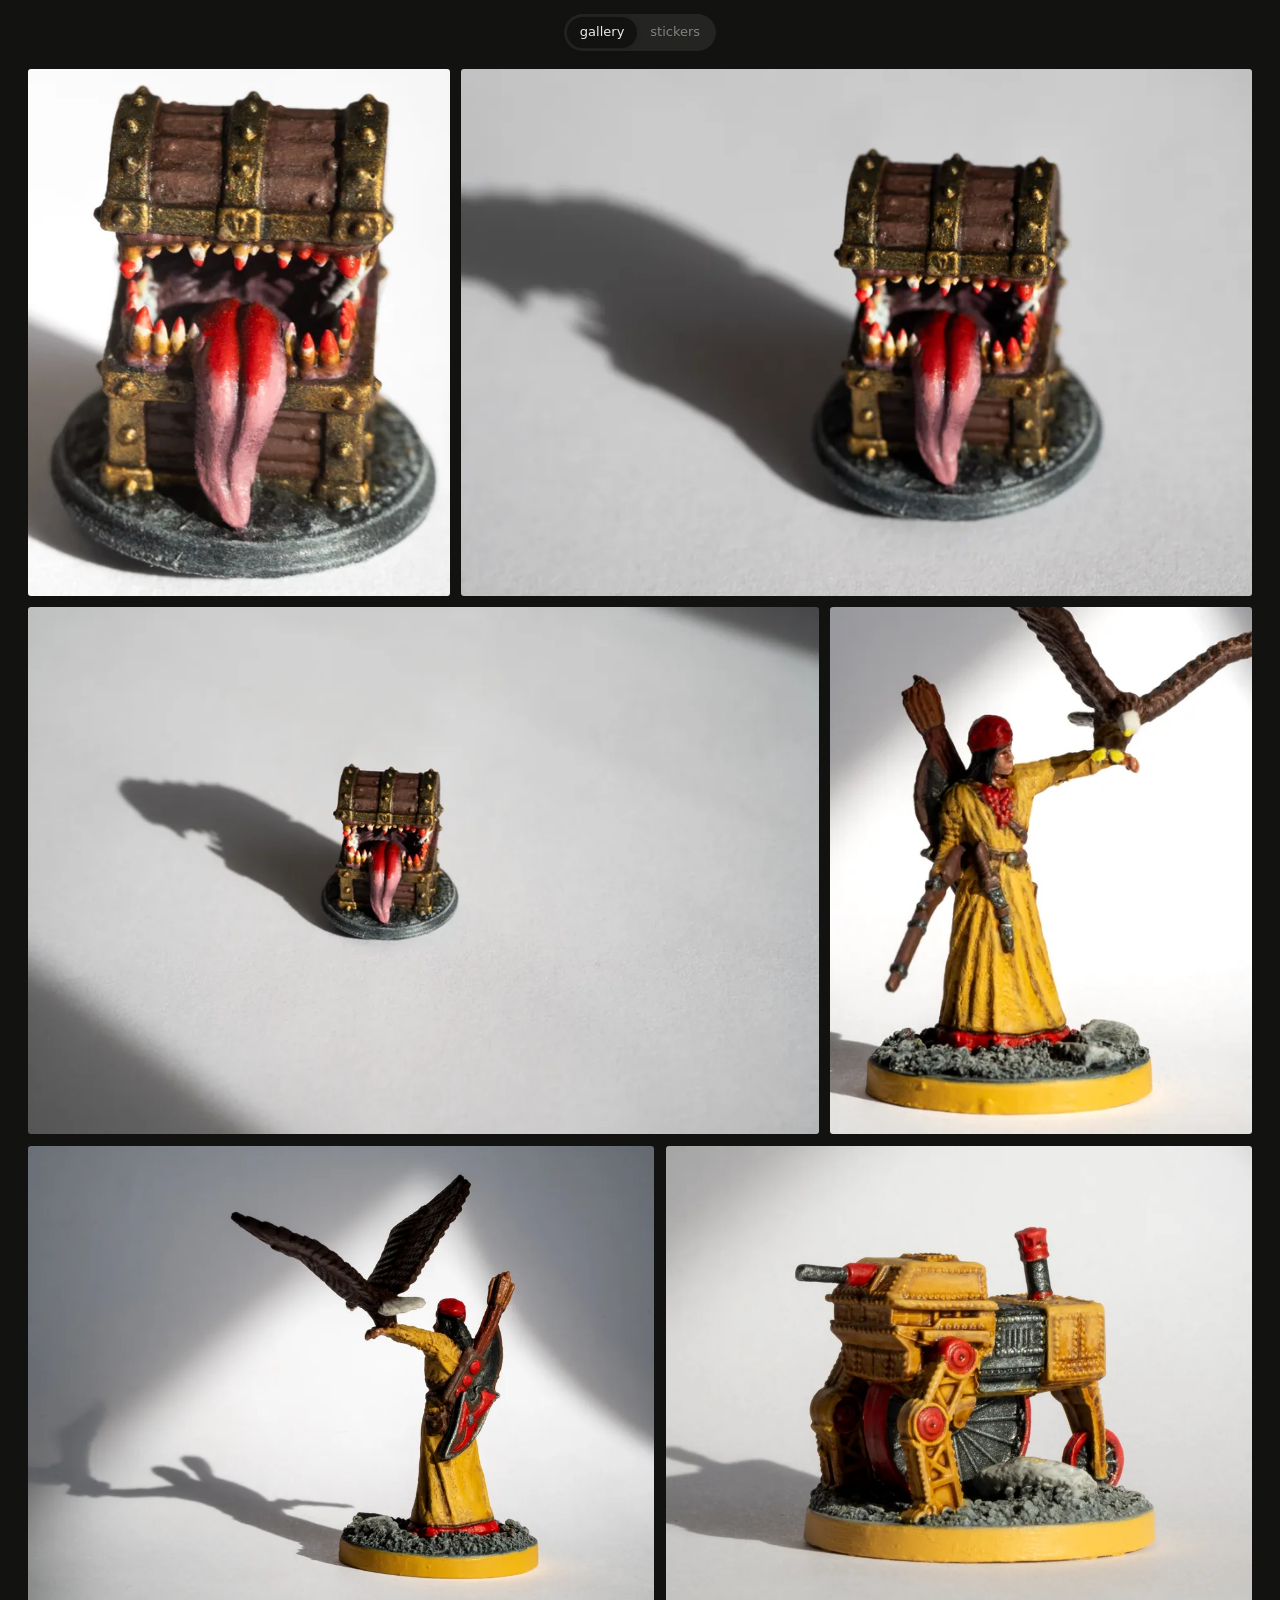
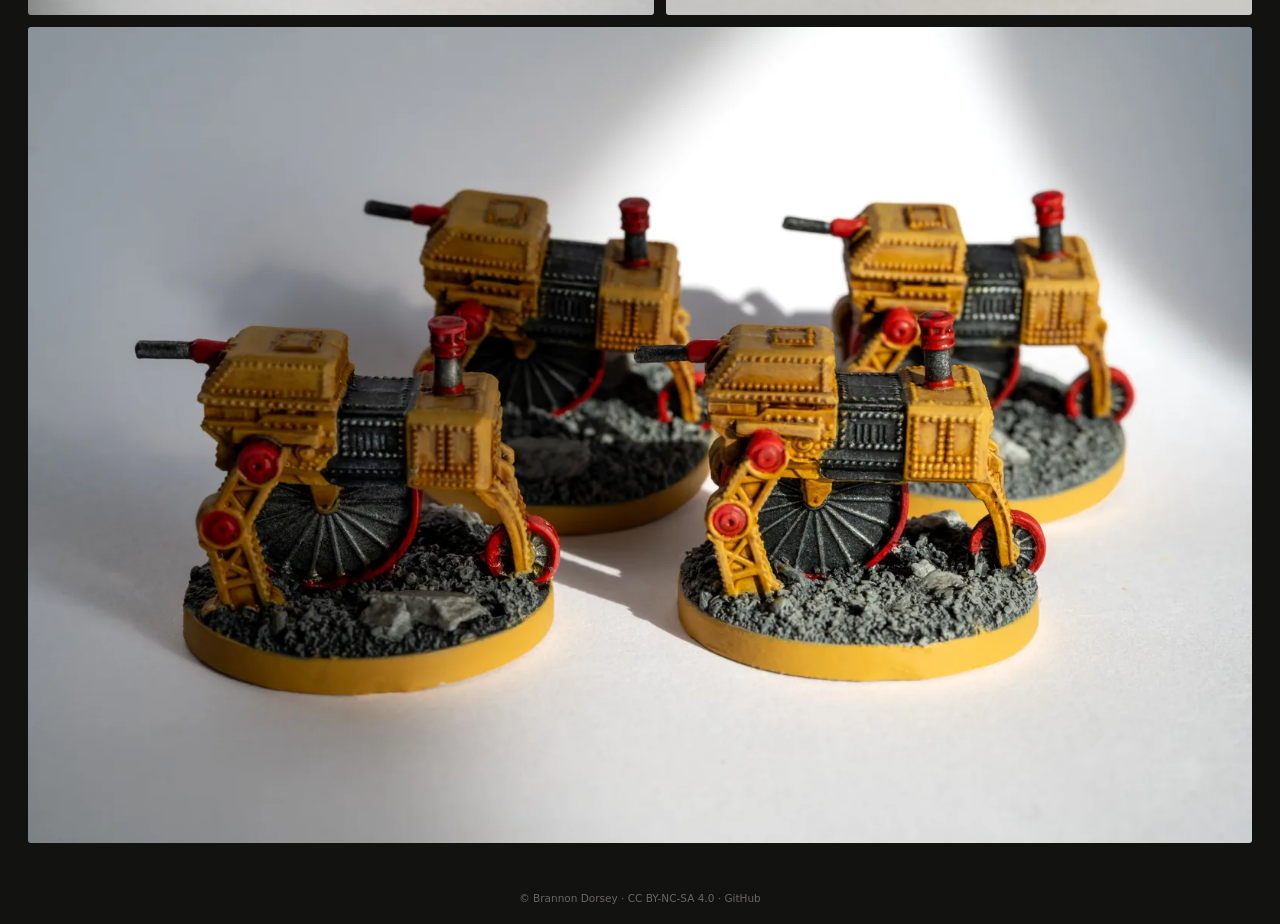
<file: site/index.html>
<!doctype html>
<html lang="en">
<head>
  <meta charset="utf-8">
  <meta name="viewport" content="width=device-width, initial-scale=1, viewport-fit=cover">
  <title>minis · hand-painted miniatures by Brannon Dorsey</title>
  <meta name="description" content="Hand-painted tabletop miniatures by Brannon Dorsey.">
  <link rel="canonical" href="https://minis.brannon.online/">
  <meta property="og:type" content="website">
  <meta property="og:url" content="https://minis.brannon.online/">
  <meta property="og:title" content="minis">
  <meta property="og:description" content="Hand-painted tabletop miniatures by Brannon Dorsey.">
  <meta property="og:image" content="https://minis.brannon.online/social-dark.jpg">
  <meta property="og:image:width" content="1200">
  <meta property="og:image:height" content="630">
  <meta property="og:image:alt" content="A hand-painted yellow and red steampunk mech miniature beside the word minis.">
  <meta name="twitter:card" content="summary_large_image">
  <meta name="color-scheme" content="dark">
  <meta name="theme-color" content="#121211">
  <link rel="icon" href="data:image/svg+xml,%3Csvg xmlns='http://www.w3.org/2000/svg' viewBox='0 0 32 32'%3E%3Ccircle cx='16' cy='16' r='13' fill='%23fff' stroke='%23d9d6cf'/%3E%3Ccircle cx='16' cy='16' r='8' fill='%23c8371f'/%3E%3C/svg%3E">
  <link rel="preconnect" href="https://fonts.googleapis.com">
  <link rel="preconnect" href="https://fonts.gstatic.com" crossorigin>
  <link rel="stylesheet" href="https://fonts.googleapis.com/css2?family=Newsreader:opsz,wght@6..72,500&display=swap">
  <link rel="stylesheet" href="css/style.css">
  <link rel="preload" href="minis/manifest.json" as="fetch" crossorigin>
  <script type="module" src="js/main.js"></script>
</head>
<body data-view="gallery">
  <header class="bar">
    <nav class="switch" aria-label="View">
      <a href="./" data-nav="gallery">gallery</a>
      <a href="#stickers" data-nav="stickers">stickers</a>
      <i class="switch-pill" aria-hidden="true"></i>
    </nav>
  </header>

  <main>
    <section id="gallery" class="view" aria-label="Gallery"></section>
    <section id="stickers" class="view" aria-label="Sticker playground" hidden></section>
  </main>

  <footer class="foot">
    © Brannon Dorsey ·
    <a href="https://creativecommons.org/licenses/by-nc-sa/4.0/" rel="license noopener" target="_blank">CC BY-NC-SA 4.0</a> ·
    <a href="https://github.com/brannondorsey/minis" rel="noopener" target="_blank">GitHub</a>
  </footer>

  <div id="viewer" class="viewer" role="dialog" aria-modal="true" aria-label="Photo viewer" hidden></div>
  <noscript><p class="noscript">This little site needs JavaScript to show the minis.</p></noscript>
</body>
</html>
</file>
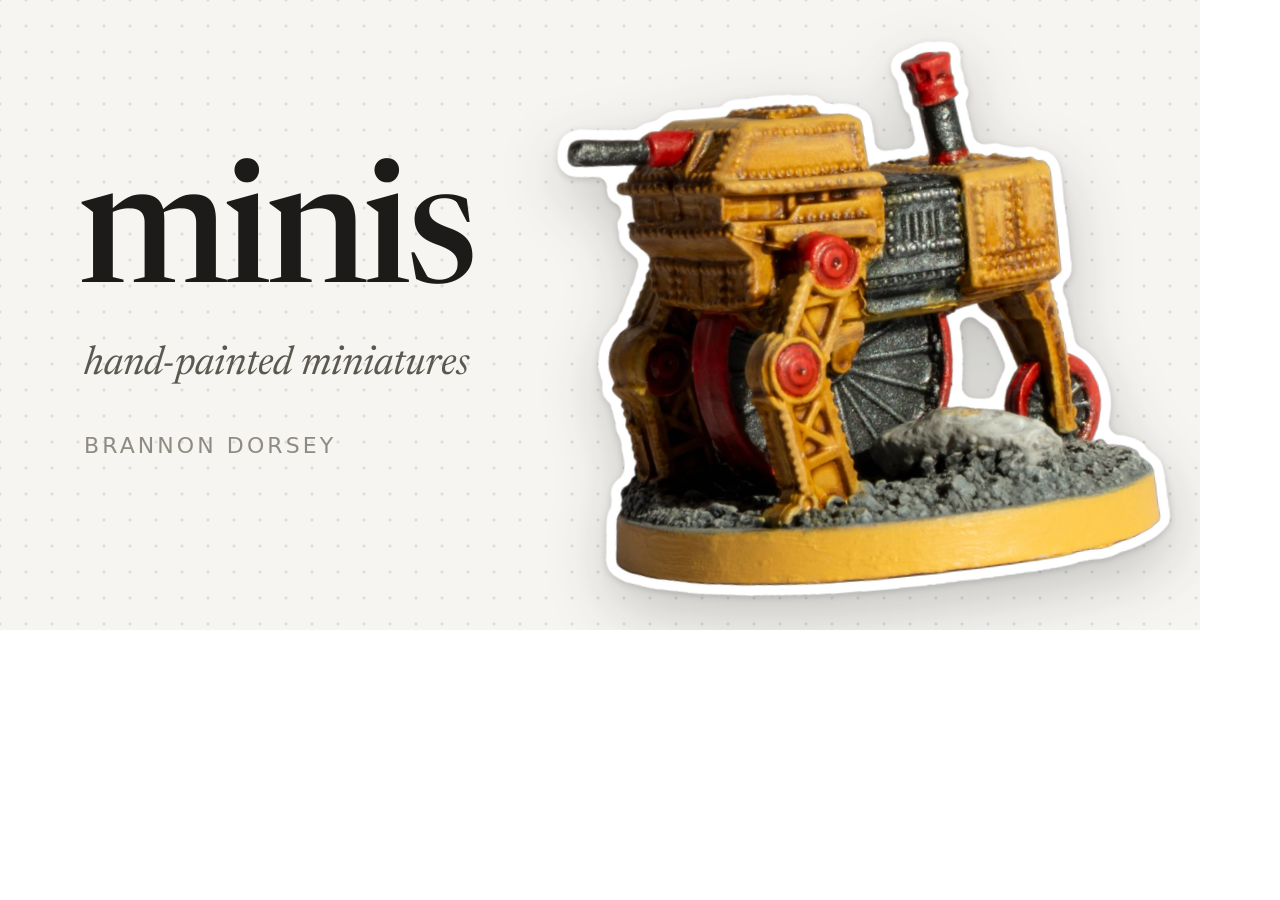
<file: scripts/social/card.html>
<!doctype html>
<html>
<head>
<meta charset="utf-8">
<link rel="stylesheet" href="https://fonts.googleapis.com/css2?family=Newsreader:ital,opsz,wght@0,6..72,500;1,6..72,400&display=swap">
<style>
  html, body { margin: 0; }
  .card {
    width: 1200px; height: 630px; position: relative; overflow: hidden;
    background-color: #f6f5f2;
    background-image: radial-gradient(rgba(28,27,25,0.11) 1.3px, transparent 1.8px);
    background-size: 26px 26px; background-position: 13px 13px;
    font-family: "Newsreader", Georgia, serif; color: #1c1b19;
  }
  .text { position: absolute; left: 84px; top: 0; bottom: 0; display: flex; flex-direction: column; justify-content: center; }
  h1 { font-size: 168px; font-weight: 500; line-height: .85; letter-spacing: -0.035em; margin: 0 0 26px -6px; }
  p { font-size: 40px; font-style: italic; font-weight: 400; color: #5b5850; margin: 0; line-height: 1.2; }
  .by { margin-top: 44px; font: 500 22px ui-sans-serif, system-ui, "Helvetica Neue", sans-serif; letter-spacing: .14em; text-transform: uppercase; color: #8f8b83; }
  .mech { position: absolute; width: 580px; right: 48px; top: 48px; transform: rotate(-5deg);
    filter: drop-shadow(0 2px 3px rgba(28,27,25,.18)) drop-shadow(0 22px 30px rgba(28,27,25,.22)); }
  .dark .card { background-color: #121211; background-image: radial-gradient(rgba(236,235,230,0.09) 1.3px, transparent 1.8px); color: #ecebe6; }
  .dark p { color: #a9a59c; }
  .dark .by { color: #85827b; }
  .dark .mech { filter: drop-shadow(0 2px 3px rgba(0,0,0,.5)) drop-shadow(0 24px 36px rgba(0,0,0,.55)); }
</style>
<script>if (location.hash === '#dark') document.documentElement.className = 'dark';</script>
</head>
<body>
  <div class="card">
    <div class="text">
      <h1>minis</h1>
      <p>hand-painted miniatures</p>
      <div class="by">Brannon Dorsey</div>
    </div>
    <img class="mech" src="../../site/minis/dsc-8864/sticker-lg.webp" alt="">
  </div>
</body>
</html>
</file>
<file: site/css/style.css>
/* ---------------------------------------------------------------- tokens */

:root {
  --bg: #121211;
  --fg: #ecebe6;
  --muted: #85827b;
  --faint: rgba(236, 235, 230, 0.08);
  --dot: rgba(236, 235, 230, 0.09);
  --tile: #1d1c1a;
  --accent: #ee6a4f;
  --edge: clamp(10px, 2.2vw, 32px);
  --gap: clamp(6px, 0.9vw, 12px);
  --serif: "Newsreader", ui-serif, Georgia, "Times New Roman", serif;
  --sans: ui-sans-serif, system-ui, -apple-system, "Segoe UI", Roboto, "Helvetica Neue", sans-serif;
  --ease: cubic-bezier(0.2, 0.7, 0.15, 1);
  color-scheme: dark;
}

/* ------------------------------------------------------------------ base */

*,
*::before,
*::after {
  box-sizing: border-box;
}

html {
  -webkit-text-size-adjust: 100%;
  text-size-adjust: 100%;
}

body {
  margin: 0;
  min-height: 100vh;
  min-height: 100dvh;
  background: var(--bg);
  color: var(--fg);
  font: 13px/1.5 var(--sans);
  -webkit-font-smoothing: antialiased;
  display: flex;
  flex-direction: column;
}

a {
  color: inherit;
}

button {
  font: inherit;
  color: inherit;
  background: none;
  border: 0;
  padding: 0;
  cursor: pointer;
}

:focus-visible {
  outline: 1.5px solid var(--fg);
  outline-offset: 3px;
  border-radius: 2px;
}

main {
  flex: 1;
}

[hidden] {
  display: none !important;
}

.noscript {
  text-align: center;
  color: var(--muted);
}

/* ---------------------------------------------------------------- header */

.bar {
  position: relative;
  z-index: 20;
  display: flex;
  align-items: center;
  justify-content: center;
  padding: calc(14px + env(safe-area-inset-top)) var(--edge) 14px;
  pointer-events: none;
}

.bar > * {
  pointer-events: auto;
}

body[data-view="stickers"] .bar {
  position: fixed;
  inset: 0 0 auto 0;
}

.switch {
  position: relative;
  display: flex;
  padding: 3px;
  border-radius: 999px;
  background: var(--faint);
}

.switch a {
  position: relative;
  z-index: 1;
  padding: 5px 13px 6px;
  border-radius: 999px;
  text-decoration: none;
  color: var(--muted);
  transition: color 0.25s var(--ease);
}

.switch a[aria-current="page"] {
  color: var(--fg);
}

.switch-pill {
  position: absolute;
  top: 3px;
  bottom: 3px;
  left: 0;
  width: 0;
  border-radius: 999px;
  background: var(--bg);
  box-shadow: 0 1px 2px rgba(0, 0, 0, 0.08), 0 2px 8px rgba(0, 0, 0, 0.05);
  transition: transform 0.45s var(--ease), width 0.45s var(--ease);
}

/* ---------------------------------------------------------------- footer */

.foot {
  padding: 48px var(--edge) calc(18px + env(safe-area-inset-bottom));
  font-size: 10.5px;
  color: var(--muted);
  text-align: center;
  opacity: 0.75;
}

.foot a {
  text-decoration: none;
}

.foot a:hover {
  color: var(--fg);
  text-decoration: underline;
}

body[data-view="stickers"] .foot {
  position: fixed;
  left: 0;
  bottom: 0;
  z-index: 20;
  padding: 0 var(--edge) calc(14px + env(safe-area-inset-bottom));
  text-align: left;
}

/* --------------------------------------------------------------- gallery */

.grid {
  position: relative;
  column-gap: var(--gap); /* read by the layout code */
  margin: 4px var(--edge) 0;
}

.tile {
  position: absolute;
  top: 0;
  left: 0;
  display: block;
  overflow: hidden;
  border-radius: 3px;
  background: var(--tile) center / cover no-repeat;
  cursor: zoom-in;
  animation: rise 0.9s var(--ease) both;
  animation-delay: var(--delay, 0ms);
}

.tile img {
  display: block;
  width: 100%;
  height: 100%;
  object-fit: cover;
  opacity: 0;
  transition: opacity 0.6s var(--ease), transform 1.2s var(--ease);
}

.tile img.loaded {
  opacity: 1;
}

@media (hover: hover) {
  .tile:hover img {
    transform: scale(1.015);
  }
}

.tile-name {
  position: absolute;
  left: 10px;
  bottom: 10px;
  padding: 3px 9px 4px;
  border-radius: 999px;
  background: rgba(255, 255, 255, 0.86);
  color: #1c1b19;
  font: 500 15px/1.2 var(--serif);
  opacity: 0;
  transform: translateY(4px);
  transition: opacity 0.3s var(--ease), transform 0.3s var(--ease);
  -webkit-backdrop-filter: blur(6px);
  backdrop-filter: blur(6px);
}

.tile:hover .tile-name,
.tile:focus-visible .tile-name {
  opacity: 1;
  transform: none;
}

@keyframes rise {
  from {
    opacity: 0;
    transform: translateY(28px);
  }
}

/* ---------------------------------------------------------------- viewer */

.viewer {
  position: fixed;
  inset: 0;
  z-index: 100;
  background: var(--bg);
  animation: fade-in 0.35s var(--ease);
}

.viewer.instant {
  animation: none;
}

.viewer.closing {
  animation: fade-out 0.25s var(--ease) forwards;
}

@keyframes fade-in {
  from { opacity: 0; }
}

@keyframes fade-out {
  to { opacity: 0; }
}

.v-scroll {
  height: 100%;
  overflow-y: auto;
  overscroll-behavior: contain;
  scroll-snap-type: y mandatory;
  scrollbar-width: none;
}

.v-scroll::-webkit-scrollbar {
  display: none;
}

.viewer.zoomed .v-scroll {
  overflow: hidden;
}

.slide {
  --pad: clamp(12px, 3.5vmin, 40px);
  height: 100vh;
  height: 100dvh;
  scroll-snap-align: start;
  scroll-snap-stop: always;
  display: flex;
  flex-direction: column;
  align-items: center;
  justify-content: center;
  gap: 14px;
  padding: calc(var(--pad) + 28px) var(--pad) var(--pad);
}

.frame {
  position: relative;
  min-height: 0;
  max-width: 100%;
  overflow: hidden;
  border-radius: 3px;
  cursor: zoom-in;
  touch-action: manipulation;
}

.frame img {
  display: block;
  max-width: 100%;
  max-height: calc(100dvh - var(--pad) * 2 - 28px);
  width: auto;
  height: auto;
  transform-origin: var(--ox, 50%) var(--oy, 50%);
  transition: transform 0.45s var(--ease);
  user-select: none;
  -webkit-user-select: none;
  -webkit-user-drag: none;
}

.slide.has-cap .frame img {
  max-height: calc(100dvh - var(--pad) * 2 - 28px - var(--cap, 76px));
}

.frame.zoomed {
  cursor: zoom-out;
  touch-action: none;
}

.frame.zoomed img {
  transform: scale(var(--z, 2.5));
}

.frame.panning img {
  transition: none;
}

.slide:not(.has-cap) .cap {
  display: none;
}

.cap {
  max-width: 42em;
  text-align: center;
  color: var(--muted);
  font-size: 13px;
}

.cap h2 {
  margin: 0;
  color: var(--fg);
  font: 500 24px/1.15 var(--serif);
}

.cap p {
  margin: 4px 0 0;
}

.cap a,
.caption a {
  color: var(--fg);
  text-decoration: underline;
  text-decoration-color: var(--muted);
  text-underline-offset: 2px;
}

.cap a:hover,
.caption a:hover {
  text-decoration-color: currentColor;
}

.v-ui {
  position: absolute;
  inset: 0 0 auto 0;
  display: flex;
  align-items: center;
  justify-content: space-between;
  padding: calc(12px + env(safe-area-inset-top)) var(--edge) 0;
  pointer-events: none;
  font-variant-numeric: tabular-nums;
  color: var(--muted);
}

.v-ui > * {
  pointer-events: auto;
}

.v-ui .v-count {
  pointer-events: none; /* taps here fall through and close the viewer */
}

.v-ui .v-actions {
  display: flex;
  gap: 4px;
}

.icon-btn {
  display: grid;
  place-items: center;
  width: 36px;
  height: 36px;
  border-radius: 999px;
  color: var(--fg);
  transition: background 0.2s;
}

.icon-btn:hover {
  background: var(--faint);
}

.icon-btn svg {
  width: 18px;
  height: 18px;
  fill: none;
  stroke: currentColor;
  stroke-width: 1.6;
  stroke-linecap: round;
  stroke-linejoin: round;
}

.v-hint {
  position: absolute;
  left: 50%;
  bottom: calc(14px + env(safe-area-inset-bottom));
  transform: translateX(-50%);
  font-size: 11px;
  color: var(--muted);
  pointer-events: none;
  transition: opacity 0.6s;
  white-space: nowrap;
}

/* -------------------------------------------------------------- stickers */

body[data-view="stickers"] {
  overflow: hidden;
  overscroll-behavior: none;
}

.stage {
  position: fixed;
  inset: 0;
  overflow: hidden;
  touch-action: none;
  user-select: none;
  -webkit-user-select: none;
  -webkit-touch-callout: none;
  background-color: var(--bg);
  background-image: radial-gradient(var(--dot) 1px, transparent 1.4px);
  background-size: 22px 22px;
  background-position: 11px 11px;
}

.stage.grab {
  cursor: grab;
}

.stage.grabbing {
  cursor: grabbing;
}

.st {
  position: absolute;
  inset: 0;
  pointer-events: none;
}

.st .face,
.st .shadow {
  position: absolute;
  top: 0;
  left: 0;
  display: block;
  will-change: transform;
  backface-visibility: hidden;
  pointer-events: none;
  opacity: 0;
}

.st .face img {
  display: block;
  width: 100%;
  height: 100%;
  -webkit-user-drag: none;
}

.st .gloss {
  position: absolute;
  inset: 0;
  opacity: 0;
  mix-blend-mode: soft-light;
  background: linear-gradient(
      105deg,
      transparent 38%,
      rgba(255, 255, 255, 0.95) 48%,
      rgba(255, 255, 255, 0.4) 52%,
      transparent 62%
    )
    50% 0 / 320% 100% no-repeat;
  -webkit-mask-size: 100% 100%;
  mask-size: 100% 100%;
}

.st .shadow {
  filter: brightness(0);
}

.handle {
  position: fixed;
  top: 0;
  left: 0;
  z-index: 15;
  display: grid;
  place-items: center;
  width: 30px;
  height: 30px;
  border-radius: 50%;
  background: #fff;
  color: #1c1b19;
  box-shadow: 0 1px 2px rgba(0, 0, 0, 0.2), 0 4px 14px rgba(0, 0, 0, 0.14);
  cursor: nwse-resize;
  touch-action: none;
  opacity: 0;
  pointer-events: none;
  transition: opacity 0.2s var(--ease);
}

.handle::before {
  content: "";
  position: absolute;
  inset: -10px; /* comfortable touch target */
  border-radius: 50%;
}

.handle.on {
  opacity: 1;
  pointer-events: auto;
}

.handle svg {
  width: 16px;
  height: 16px;
  fill: none;
  stroke: currentColor;
  stroke-width: 1.8;
  stroke-linecap: round;
  stroke-linejoin: round;
  transition: transform 0.2s var(--ease);
}

.handle:hover svg,
.handle.active svg {
  transform: scale(1.15);
}

.tools {
  position: fixed;
  right: var(--edge);
  bottom: calc(10px + env(safe-area-inset-bottom));
  z-index: 20;
  display: flex;
  gap: 2px;
  font-size: 12px;
}

.tools button {
  padding: 6px 10px;
  border-radius: 999px;
  color: var(--muted);
  transition: color 0.2s, background 0.2s;
}

.tools button:hover {
  color: var(--fg);
  background: var(--faint);
}

.tools button:active {
  transform: scale(0.96);
}

.hint,
.caption {
  position: fixed;
  left: 50%;
  bottom: calc(52px + env(safe-area-inset-bottom));
  z-index: 20;
  transform: translateX(-50%);
  text-align: center;
  pointer-events: none;
  transition: opacity 0.5s var(--ease), transform 0.5s var(--ease);
}

.hint {
  bottom: calc(10px + env(safe-area-inset-bottom));
  width: max-content;
  max-width: calc(100vw - 2 * var(--edge));
  padding: 3px 12px 4px;
  border-radius: 999px;
  font-size: 11px;
  color: var(--muted);
  background: color-mix(in srgb, var(--bg) 80%, transparent);
  -webkit-backdrop-filter: blur(10px);
  backdrop-filter: blur(10px);
}

.hint.gone {
  opacity: 0;
}

.caption {
  width: max-content;
  max-width: min(34em, calc(100vw - 2 * var(--edge)));
  padding: 10px 18px 12px;
  border-radius: 16px;
  color: var(--muted);
  background: color-mix(in srgb, var(--bg) 80%, transparent);
  -webkit-backdrop-filter: blur(10px);
  backdrop-filter: blur(10px);
}

.caption h2 {
  margin: 0;
  color: var(--fg);
  font: 500 26px/1.1 var(--serif);
}

.caption p {
  margin: 4px 0 0;
}

.caption a {
  pointer-events: auto;
}

.caption.gone {
  opacity: 0;
  transform: translate(-50%, 8px);
}

.caption.gone a {
  pointer-events: none;
}

@media (max-width: 640px) {
  body[data-view="stickers"] .foot {
    display: none;
  }

  .tools {
    left: 0;
    right: 0;
    justify-content: center;
  }

  .hint {
    bottom: calc(48px + env(safe-area-inset-bottom));
  }

  .caption {
    bottom: calc(64px + env(safe-area-inset-bottom));
  }
}

/* --------------------------------------------------------------- motion */

@media (prefers-reduced-motion: reduce) {
  *,
  *::before,
  *::after {
    animation-duration: 0.01ms !important;
    transition-duration: 0.01ms !important;
  }
}

::view-transition-old(root),
::view-transition-new(root) {
  animation-duration: 0.35s;
  animation-timing-function: cubic-bezier(0.2, 0.7, 0.15, 1);
}

::view-transition-group(*) {
  animation-duration: 0.6s;
  animation-timing-function: cubic-bezier(0.25, 0.8, 0.2, 1);
}

::view-transition-group(root) {
  animation-duration: 0.35s;
}
</file>
